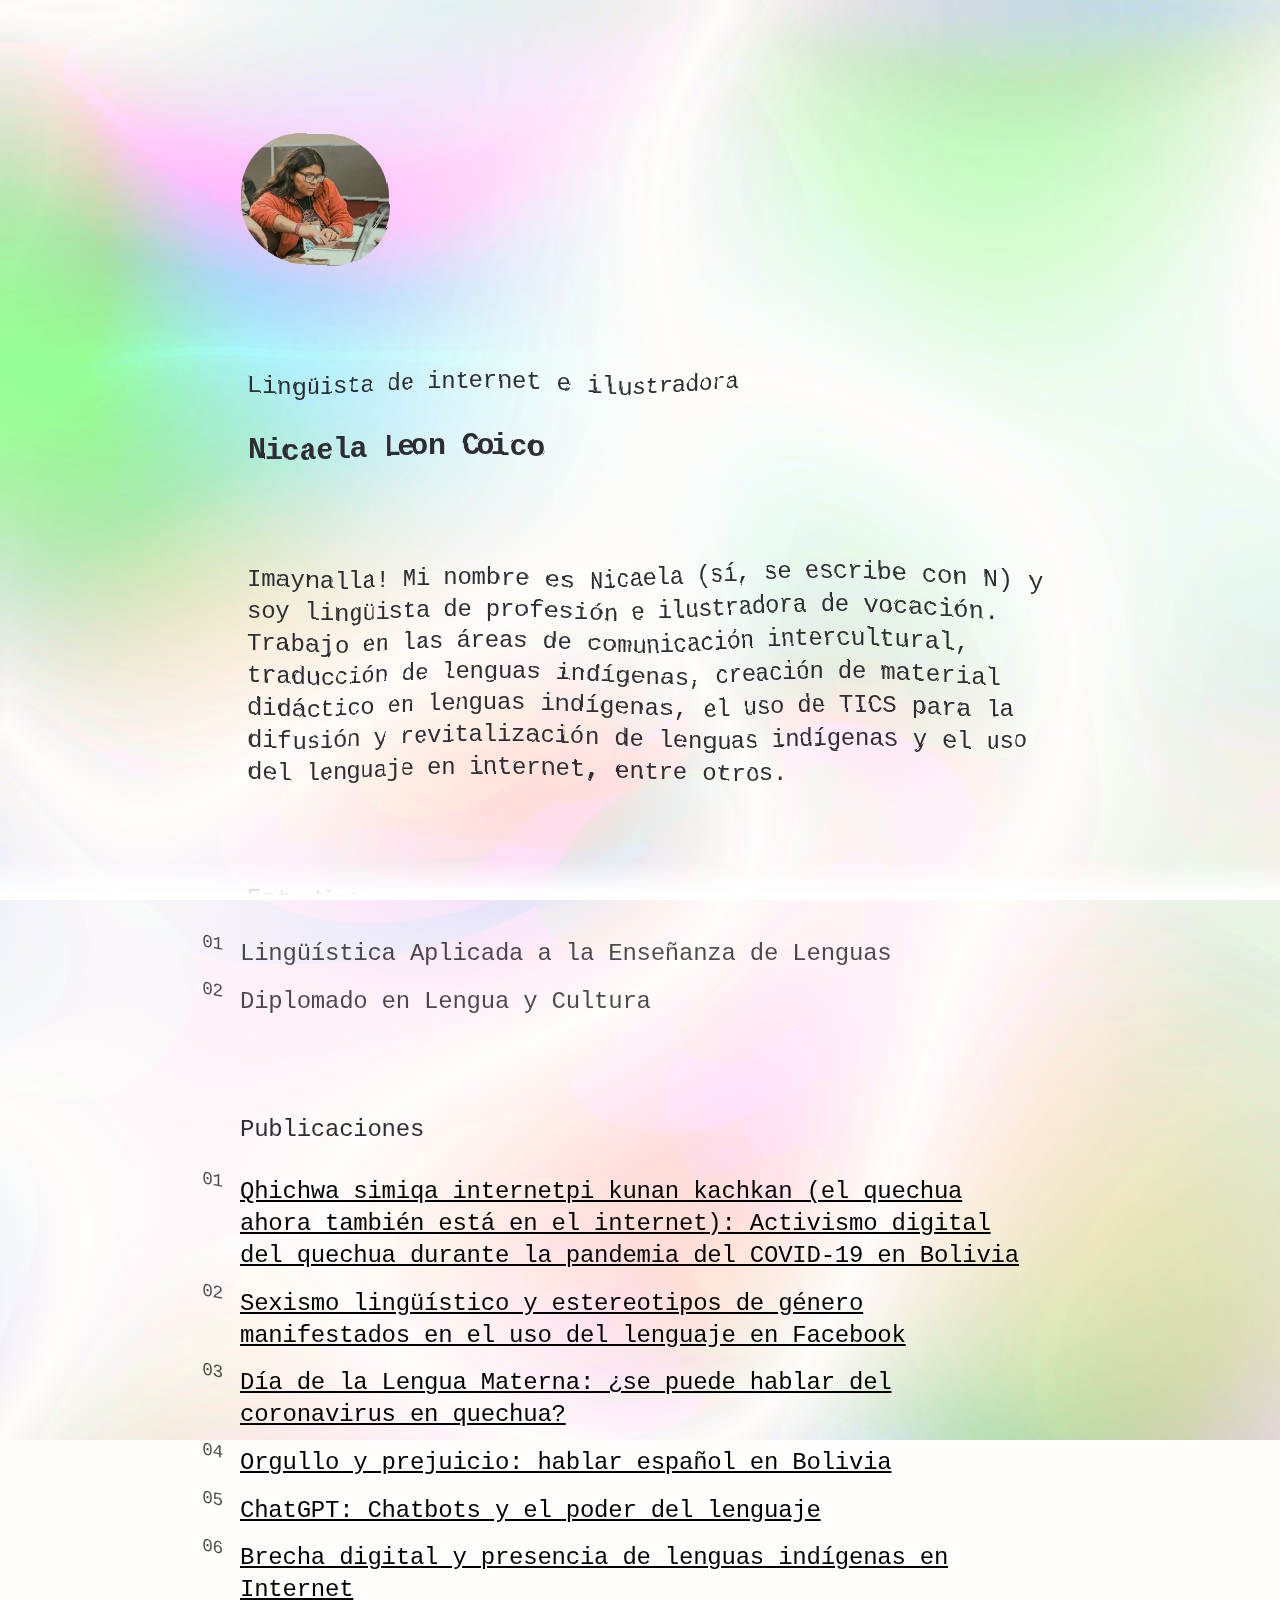
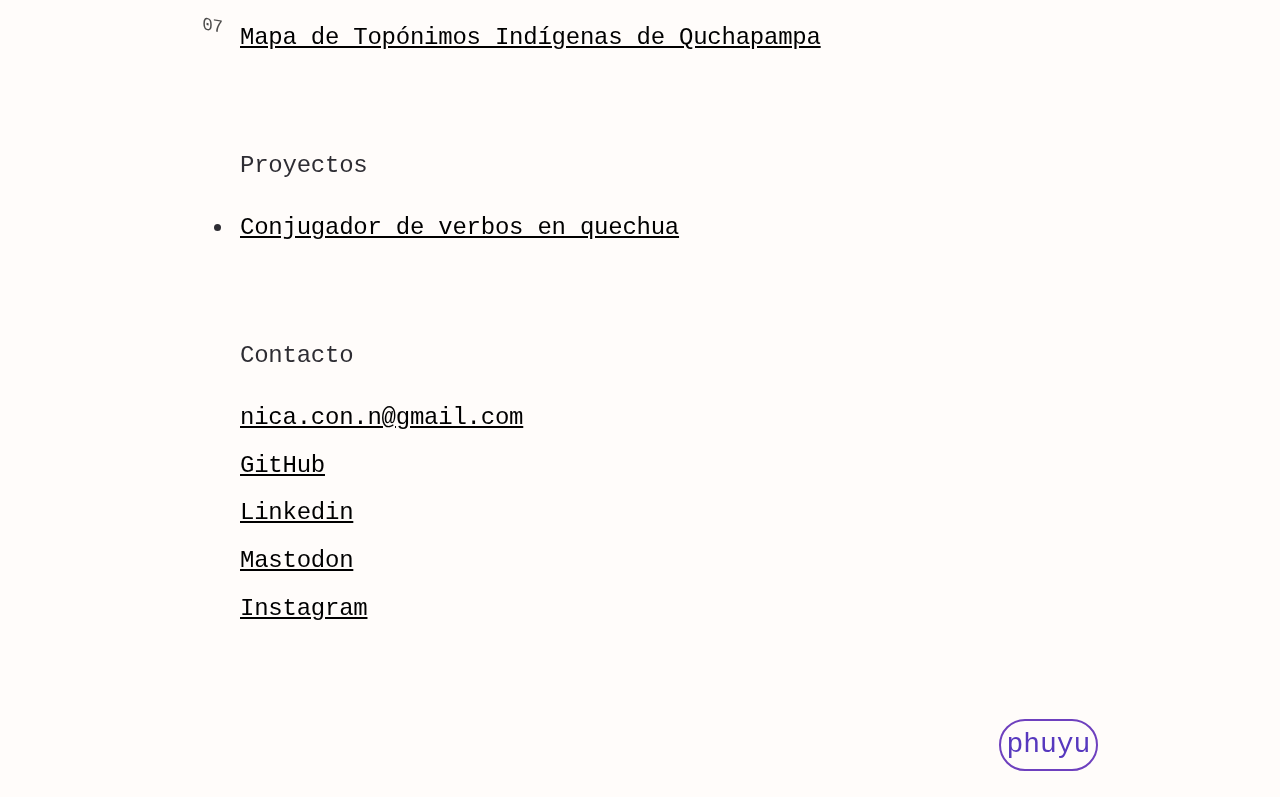
<file: index.html>
<!DOCTYPE html>
<html lang="en">

<head>
    <title>Nicaela Leon Coico</title>
    <meta name="Description" content="A short Web Page about Nicaela Leon on the Internet">
    <meta http-equiv="Content-Type" content="text/html; charset=utf-8">
    <meta name="viewport" content="width=device-width">
    <meta property="og:title" content="A short Web Page about Nicaela Leon Coico on the Internet">
    <meta property="og:type" content="website">
    <meta property="og:description" content="A short Web Page about Nicaela Leon Coico on the Internet">
    <meta property="og:image" content="dibujoyo.png">
    <link type="text/css" rel="stylesheet" href="style.css">
    <meta name="viewport" content="width=device-width, initial-scale=1" />
</head>

<body>



    <img src="moi.jpg" alt="Autobiographical cartoon of Nica" class="me" width="200px" />
    <div style="
      z-index: 2;
      position: fixed;
      inset: 0;
      pointer-events: none;
      backdrop-filter: url(#displacementFilter);
      -webkit-backdrop-filter: url(#displacementFilter);
      transform: rotate(180deg);
    "></div>
    <div style="
      z-index: 3;
      position: fixed;
      inset: 0;
      top: auto;
      height: 40px;
      pointer-events: none;
      background: linear-gradient(rgba(255, 255, 255, 0), white 90%);
    "></div>

    <svg viewBox="0 0 2000 2000" xmlns="http://www.w3.org/2000/svg" style="
      position: fixed;
      z-index: -1;
      inset: 0;
      min-width: 1440px;
      opacity: 1;
      filter: saturate(4);
    ">
        <filter id="turbulenceOnly" x="0" y="0" width="100%" height="100%">
            <feTurbulence baseFrequency="0.001" numOctaves="1" seed="12024" result="turb"></feTurbulence>
            <!-- <feComponentTransfer in="turb">
        <feFuncR type="gamma" amplitude="1" exponent="6" offset="0"></feFuncR>
        <feFuncG type="gamma" amplitude="12" exponent="3" offset="0"></feFuncG>
        <feFuncB type="gamma" amplitude="10" exponent="1" offset="0"></feFuncB>
      </feComponentTransfer> -->
        </filter>
        <rect x="0" y="0" width="100%" height="100%" style="filter: url(#turbulenceOnly)"></rect>
    </svg>
    <svg viewBox="0 0 0 0" xmlns="http://www.w3.org/2000/svg" style="display: none">
        <filter id="displacementFilter" x="0%" y="0%" width="100%" height="100%">
            <feTurbulence type="turbulence" baseFrequency="0.003" numOctaves="1" result="turbulence" />
            <feDisplacementMap in2="turbulence" in="SourceGraphic" scale="20" />
        </filter>
    </svg>
    <h2>Lingüista de internet e ilustradora</h2>
    <h1>

        <span style="letter-spacing: -0.07em">Ni</span>caela
        <span style="letter-spacing: -0.13em">Le</span>o<span style="letter-spacing: -0.04em">n</span>
        <span style="letter-spacing: -0.13em">Co</span>i<span style="letter-spacing: -0.04em">co</span>
    </h1>
    <h2>

        <br> Imaynalla!
        Mi nombre es Nicaela (sí, se escribe con N) y soy lingüista de profesión e
        ilustradora de vocación.


        Trabajo en las áreas de comunicación intercultural, traducción de lenguas indígenas, creación de material
        didáctico en lenguas indígenas, el uso de TICS para la difusión y revitalización de lenguas indígenas y el uso
        del lenguaje en internet, entre otros.<br>
    </h2>



    <h2> Estudios</h2>
    <ol>
        <li>Lingüística Aplicada a la Enseñanza de Lenguas</li>
        <li>Diplomado en Lengua y Cultura</li>

    </ol>

    <h2> Publicaciones</h2>
    <ol>
        <li><a href="https://www.academia.edu/101118190/Qhichwa_simiqa_internetpi_kunan_kachkan_el_quechua_ahora_tambi%C3%A9n_est%C3%A1_en_internet_activismo_digital_del_quechua_durante_la_pandemia_COVID_19_en_Bolivia"
                target="_blank" rel="noopener"> Qhichwa simiqa internetpi kunan kachkan (el quechua ahora también está
                en el internet): Activismo digital del quechua durante la pandemia del COVID-19 en Bolivia </a>
        </li>
        <li><a href="https://www.academia.edu/74817058/Sexismo_ling%C3%BC%C3%ADstico_y_estereotipos_de_g%C3%A9nero_manifestados_en_el_uso_del_lenguaje_en_Facebook"
                target="_blank" rel="noopener">Sexismo lingüístico y estereotipos de género manifestados en el uso del
                lenguaje en
                Facebook</a>
        </li>
        <li> <a href="https://muywaso.com/dia-de-la-lengua-materna-se-puede-hablar-del-coronavirus-en-quechua/"
                target="_blank" rel="noopener">Día de la Lengua Materna: ¿se puede hablar del coronavirus en
                quechua?</a>
        </li>

        <li> <a href="https://labtecnosocial.org/hablarespanolenbolivia/" target="_blank" rel="noopener">Orgullo y
                prejuicio: hablar español en Bolivia</a>
        </li>

        <li> <a href="https://labtecnosocial.org/articulo-chatgpt/" target="_blank" rel="noopener">ChatGPT:
                Chatbots y el poder del lenguaje</a>
        </li>


        <li> <a href="https://labtecnosocial.org/brecha-digital-y-la-presencia-de-lenguas-en-internet/" target="_blank"
                rel="noopener">Brecha digital y
                presencia de lenguas indígenas en Internet</a>
        </li>
        <li> <a href="https://labtecnosocial.org/https-lab-tecnosocial-github-io-mapa-cocha-toponimos-2/"
                target="_blank" rel="noopener">Mapa de Topónimos Indígenas de Quchapampa</a>
        </li>

    </ol>
    <h2> Proyectos</h2>
    <li><a href="https://nophuyu.github.io/Conjugador-verbos-en-quechua-/" target="_blank" rel="noopener">Conjugador de
            verbos en quechua</a>
    </li>

    <div class="content" id="contacto">

        <h2> Contacto</h2>


        <li><a href="mailto:nica.con.n@gmail.com">nica.con.n@gmail.com</li>

        <li><a href="https://github.com/nophuyu">GitHub</li>
        <li><a href="https://www.linkedin.com/in/nicaelaleon/">Linkedin</li>
        <li><a href="https://dair-community.social/@phuyu">Mastodon</li>
        <li><a href="https://www.instagram.com/phuyu.no">Instagram</li>
    </div>

    <div class="seal">phuyu<br /></div>



</body>


</html>
</file>
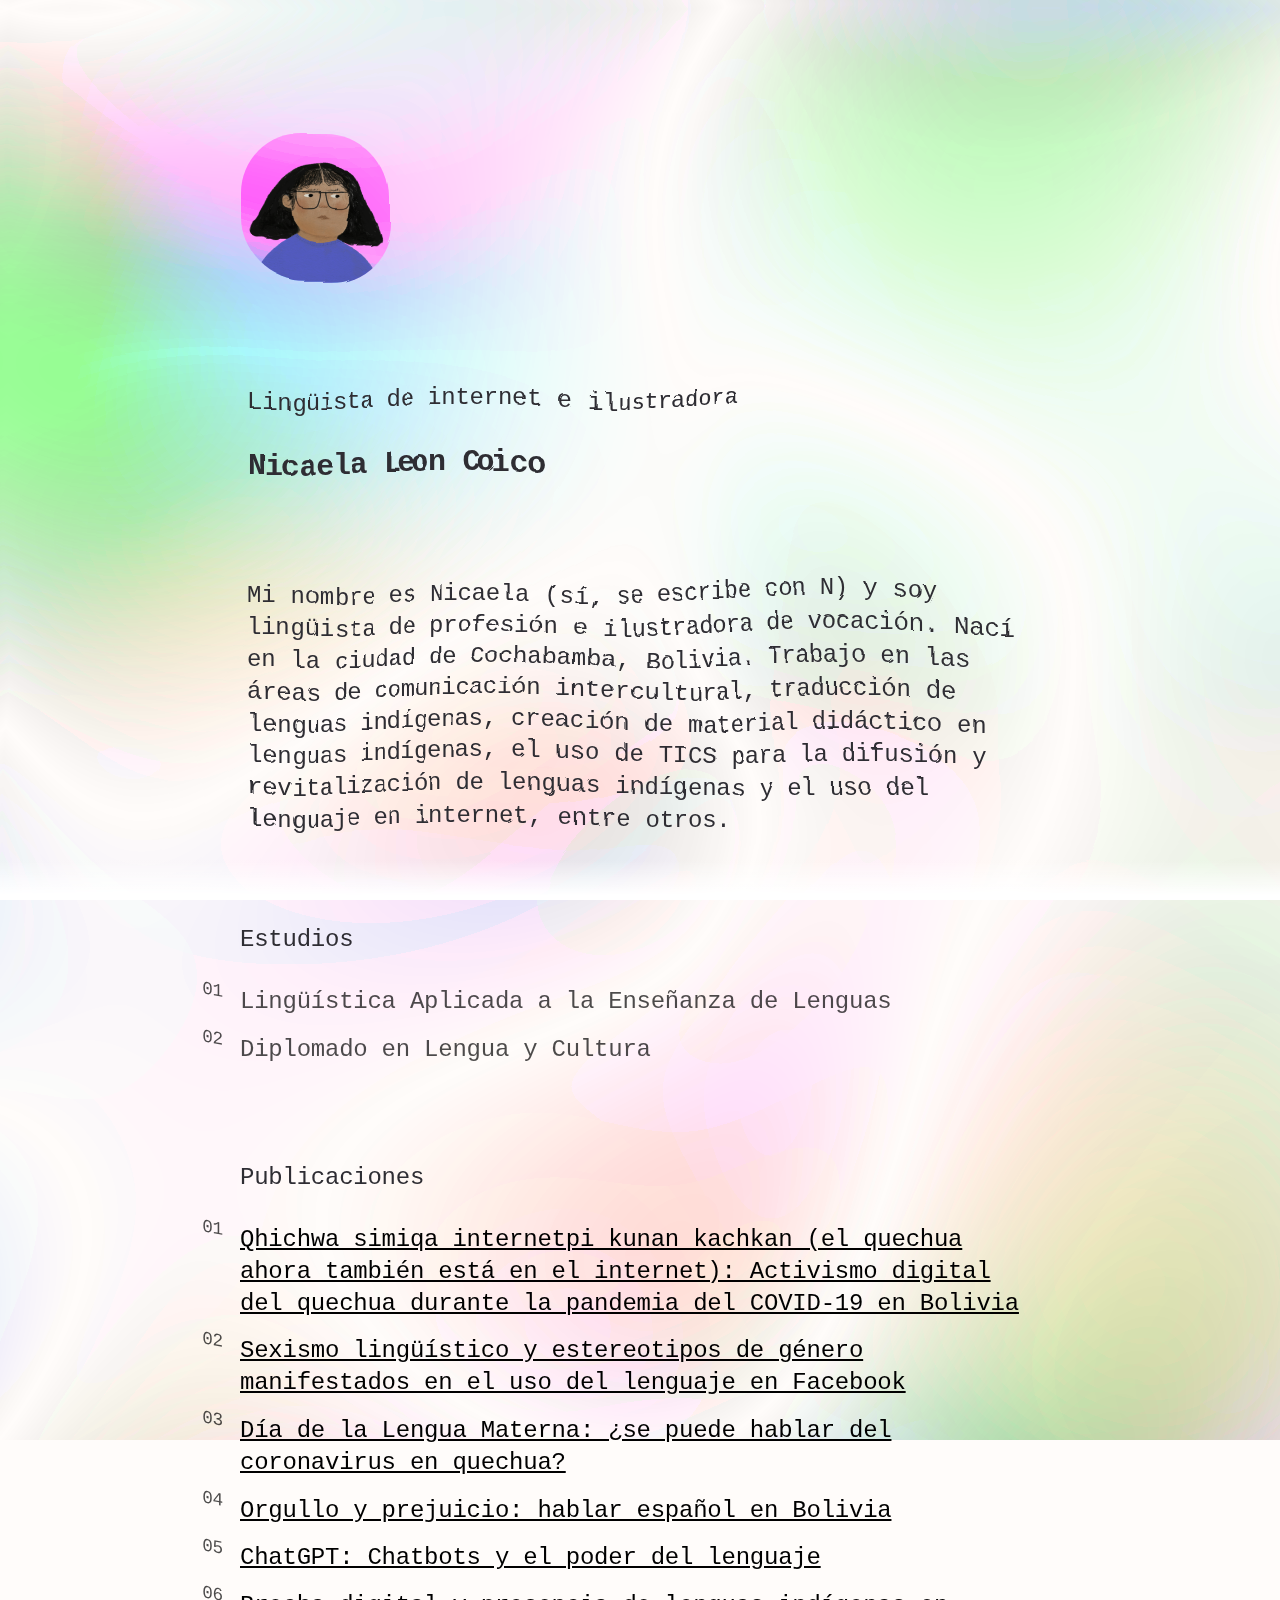
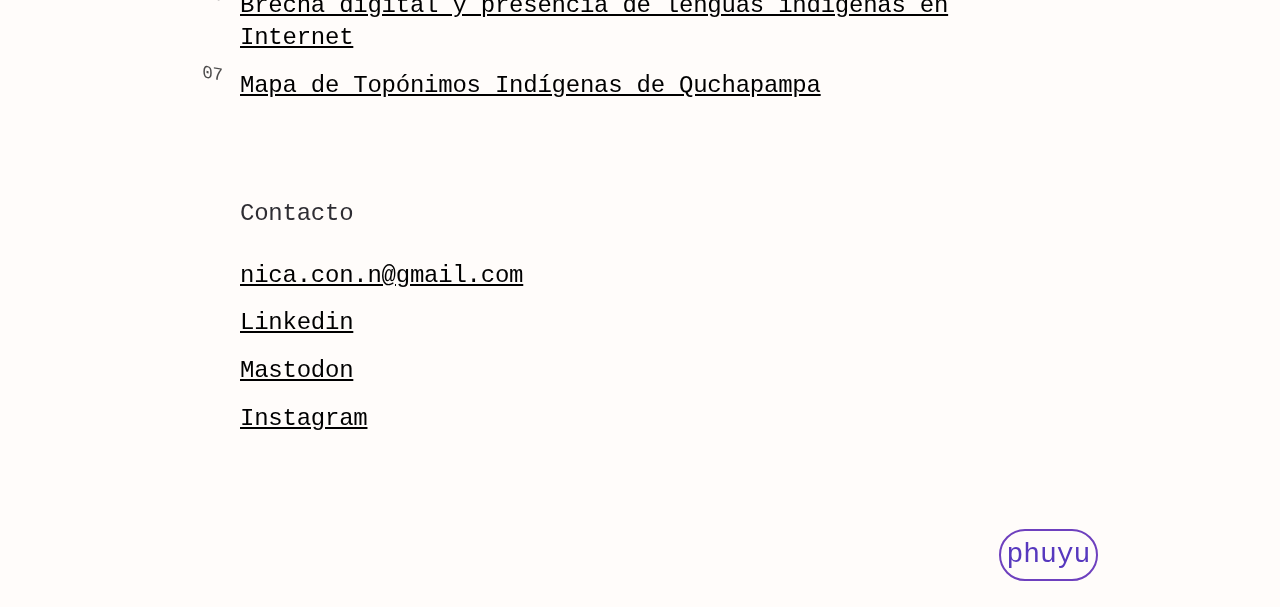
<file: myportafolio/index.html>
<!DOCTYPE html>
<html lang="en">

<head>
    <title>Nicaela Leon Coico</title>
    <meta name="Description" content="A short Web Page about Nicaela Leon on the Internet">
    <meta http-equiv="Content-Type" content="text/html; charset=utf-8">
    <meta name="viewport" content="width=device-width">
    <meta property="og:title" content="A short Web Page about Nicaela Leon Coico on the Internet">
    <meta property="og:type" content="website">
    <meta property="og:description" content="A short Web Page about Nicaela Leon Coico on the Internet">
    <meta property="og:image" content="dibujoyo.png">
    <link type="text/css" rel="stylesheet" href="/style.css">
</head>

<body>



    <img src="dibujoyo.png" alt="Autobiographical cartoon of Nica" class="me" />

    <div style="
      z-index: 2;
      position: fixed;
      inset: 0;
      pointer-events: none;
      backdrop-filter: url(#displacementFilter);
      -webkit-backdrop-filter: url(#displacementFilter);
      transform: rotate(180deg);
    "></div>
    <div style="
      z-index: 3;
      position: fixed;
      inset: 0;
      top: auto;
      height: 40px;
      pointer-events: none;
      background: linear-gradient(rgba(255, 255, 255, 0), white 90%);
    "></div>

    <svg viewBox="0 0 2000 2000" xmlns="http://www.w3.org/2000/svg" style="
      position: fixed;
      z-index: -1;
      inset: 0;
      min-width: 1440px;
      opacity: 1;
      filter: saturate(4);
    ">
        <filter id="turbulenceOnly" x="0" y="0" width="100%" height="100%">
            <feTurbulence baseFrequency="0.001" numOctaves="1" seed="12024" result="turb"></feTurbulence>
            <!-- <feComponentTransfer in="turb">
        <feFuncR type="gamma" amplitude="1" exponent="6" offset="0"></feFuncR>
        <feFuncG type="gamma" amplitude="12" exponent="3" offset="0"></feFuncG>
        <feFuncB type="gamma" amplitude="10" exponent="1" offset="0"></feFuncB>
      </feComponentTransfer> -->
        </filter>
        <rect x="0" y="0" width="100%" height="100%" style="filter: url(#turbulenceOnly)"></rect>
    </svg>
    <svg viewBox="0 0 0 0" xmlns="http://www.w3.org/2000/svg" style="display: none">
        <filter id="displacementFilter" x="0%" y="0%" width="100%" height="100%">
            <feTurbulence type="turbulence" baseFrequency="0.003" numOctaves="1" result="turbulence" />
            <feDisplacementMap in2="turbulence" in="SourceGraphic" scale="20" />
        </filter>
    </svg>
    <h2>Lingüista de internet e ilustradora</h2>
    <h1>

        <span style="letter-spacing: -0.07em">Ni</span>caela
        <span style="letter-spacing: -0.13em">Le</span>o<span style="letter-spacing: -0.04em">n</span>
        <span style="letter-spacing: -0.13em">Co</span>i<span style="letter-spacing: -0.04em">co</span>
    </h1>
    <h2>

        <br>Mi nombre es Nicaela (sí, se escribe con N) y soy lingüista de profesión e
        ilustradora de vocación.

        Nací en la ciudad de Cochabamba, Bolivia.
        Trabajo en las áreas de comunicación intercultural, traducción de lenguas indígenas, creación de material
        didáctico en lenguas indígenas, el uso de TICS para la difusión y revitalización de lenguas indígenas y el uso
        del lenguaje en internet, entre otros.<br>
    </h2>



    <h2> Estudios</h2>
    <ol>
        <li>Lingüística Aplicada a la Enseñanza de Lenguas</li>
        <li>Diplomado en Lengua y Cultura</li>

    </ol>

    <h2> Publicaciones</h2>
    <ol>
        <li><a href="https://www.academia.edu/101118190/Qhichwa_simiqa_internetpi_kunan_kachkan_el_quechua_ahora_tambi%C3%A9n_est%C3%A1_en_internet_activismo_digital_del_quechua_durante_la_pandemia_COVID_19_en_Bolivia"
                target="_blank" rel="noopener"> Qhichwa simiqa internetpi kunan kachkan (el quechua ahora también está
                en el internet): Activismo digital del quechua durante la pandemia del COVID-19 en Bolivia </a>
        </li>
        <li><a href="https://www.academia.edu/74817058/Sexismo_ling%C3%BC%C3%ADstico_y_estereotipos_de_g%C3%A9nero_manifestados_en_el_uso_del_lenguaje_en_Facebook"
                target="_blank" rel="noopener">Sexismo lingüístico y estereotipos de género manifestados en el uso del
                lenguaje en
                Facebook</a>
        </li>
        <li> <a href="https://muywaso.com/dia-de-la-lengua-materna-se-puede-hablar-del-coronavirus-en-quechua/"
                target="_blank" rel="noopener">Día de la Lengua Materna: ¿se puede hablar del coronavirus en
                quechua?</a>
        </li>

        <li> <a href="https://labtecnosocial.org/hablarespanolenbolivia/" target="_blank" rel="noopener">Orgullo y
                prejuicio: hablar español en Bolivia</a>
        </li>

        <li> <a href="https://labtecnosocial.org/articulo-chatgpt/" target="_blank" rel="noopener">ChatGPT:
                Chatbots y el poder del lenguaje</a>
        </li>


        <li> <a href="https://labtecnosocial.org/brecha-digital-y-la-presencia-de-lenguas-en-internet/" target="_blank"
                rel="noopener">Brecha digital y
                presencia de lenguas indígenas en Internet</a>
        </li>
        <li> <a href="https://labtecnosocial.org/https-lab-tecnosocial-github-io-mapa-cocha-toponimos-2/"
                target="_blank" rel="noopener">Mapa de Topónimos Indígenas de Quchapampa</a>
        </li>

    </ol>

    <div class="content" id="contacto">

        <h2> Contacto</h2>


        <li><a href="mailto:nica.con.n@gmail.com">nica.con.n@gmail.com</li>
        <li><a href="https://www.linkedin.com/in/nicaelaleon/">Linkedin</li>
        <li><a href="https://dair-community.social/@phuyu">Mastodon</li>
        <li><a href="https://www.instagram.com/phuyu.no">Instagram</li>
    </div>

    <div class="seal">phuyu<br /></div>



</body>


</html>
</file>
<file: style.css>
body {
    padding: 5em 1.25em 6em 3em;
    margin: 0.5em auto;
    color: #2e2d33;
    background: #fffcfa;
    position: relative;

    font-size: 1.25em;
    font-family: 'Courier New', Courier, monospace;
    width: 800px;

}

@media (min-width: 640px) {
    body {
        font-size: 1.5em;
        padding-right: 3em;
    }
}

a {
    color: initial;
    text-decoration: underline;
}

a:hover {
    text-decoration: none;
}

h1 {
    font-size: 1.25em;
    margin-top: 0.83em;
    margin-bottom: -1em;
    letter-spacing: -0.01em;
}

h2 {
    font-size: 1em;
    margin-top: 4em;
    margin-bottom: 1.25em;
    font-weight: normal;
    letter-spacing: -0.01em;
    line-height: 1.33em;
}

h2,
ul,
ol,
article {
    max-width: 56ch;
}

ul,
ol {
    color: rgba(0, 0, 0, 0.7);
    margin-top: 0;
    margin-bottom: 0;
    padding-left: 0;
}

ol {
    list-style-type: none;
    counter-reset: section;
}

li {
    margin-bottom: 0.66em;
    margin-left: -0.25em;
    padding-left: 0.25em;
    line-height: 1.33em;
    letter-spacing: -0.01em;
    position: relative;
}

ol li:before {
    counter-increment: section;
    content: "0" counter(section);
    font-size: 0.75em;
    display: inline-block;
    position: absolute;
    right: calc(100% + 1ch);
    top: -1ch;
    transform: rotate(10deg) skewX(10deg);
}

li strong {
    color: blue;
    font-weight: inherit;
}

.seal {
    color: rgb(87, 56, 190);
    border: 2px solid rgb(110, 64, 190);
    position: absolute;
    padding: 0.33em 0.2em 0.33em;
    line-height: 1.05em;
    font-size: 1.167em;
    right: 0.5em;
    bottom: 0.5em;
    border-radius: 999rem;
}

:root {
    --avvy-bg: rgba(255, 35, 229, 0.2);
}

img.me {
    width: 6em;
    border-radius: 2.5em;
    height: auto;
    max-width: 150px;
    background-color: var(--avvy-bg);
    backdrop-filter: saturate(5);
    -webkit-backdrop-filter: saturate(5);
}



div.chun::after {
    content: "\01F004\00FE0E";
    display: inline-block;
    width: 100px;
}

span.at {
    display: inline-block;
    transform: scale(0.75);
    opacity: 0.75;
}


#contacto {
    position: relative;
    z-index: 1;
    list-style: none;
}


footer {
    display: block;
    margin-top: 4em;
    margin-bottom: 1.25em;
    font-size: 1.55em;
    letter-spacing: -0.01em;
    line-height: 1.33em;
}
</file>
